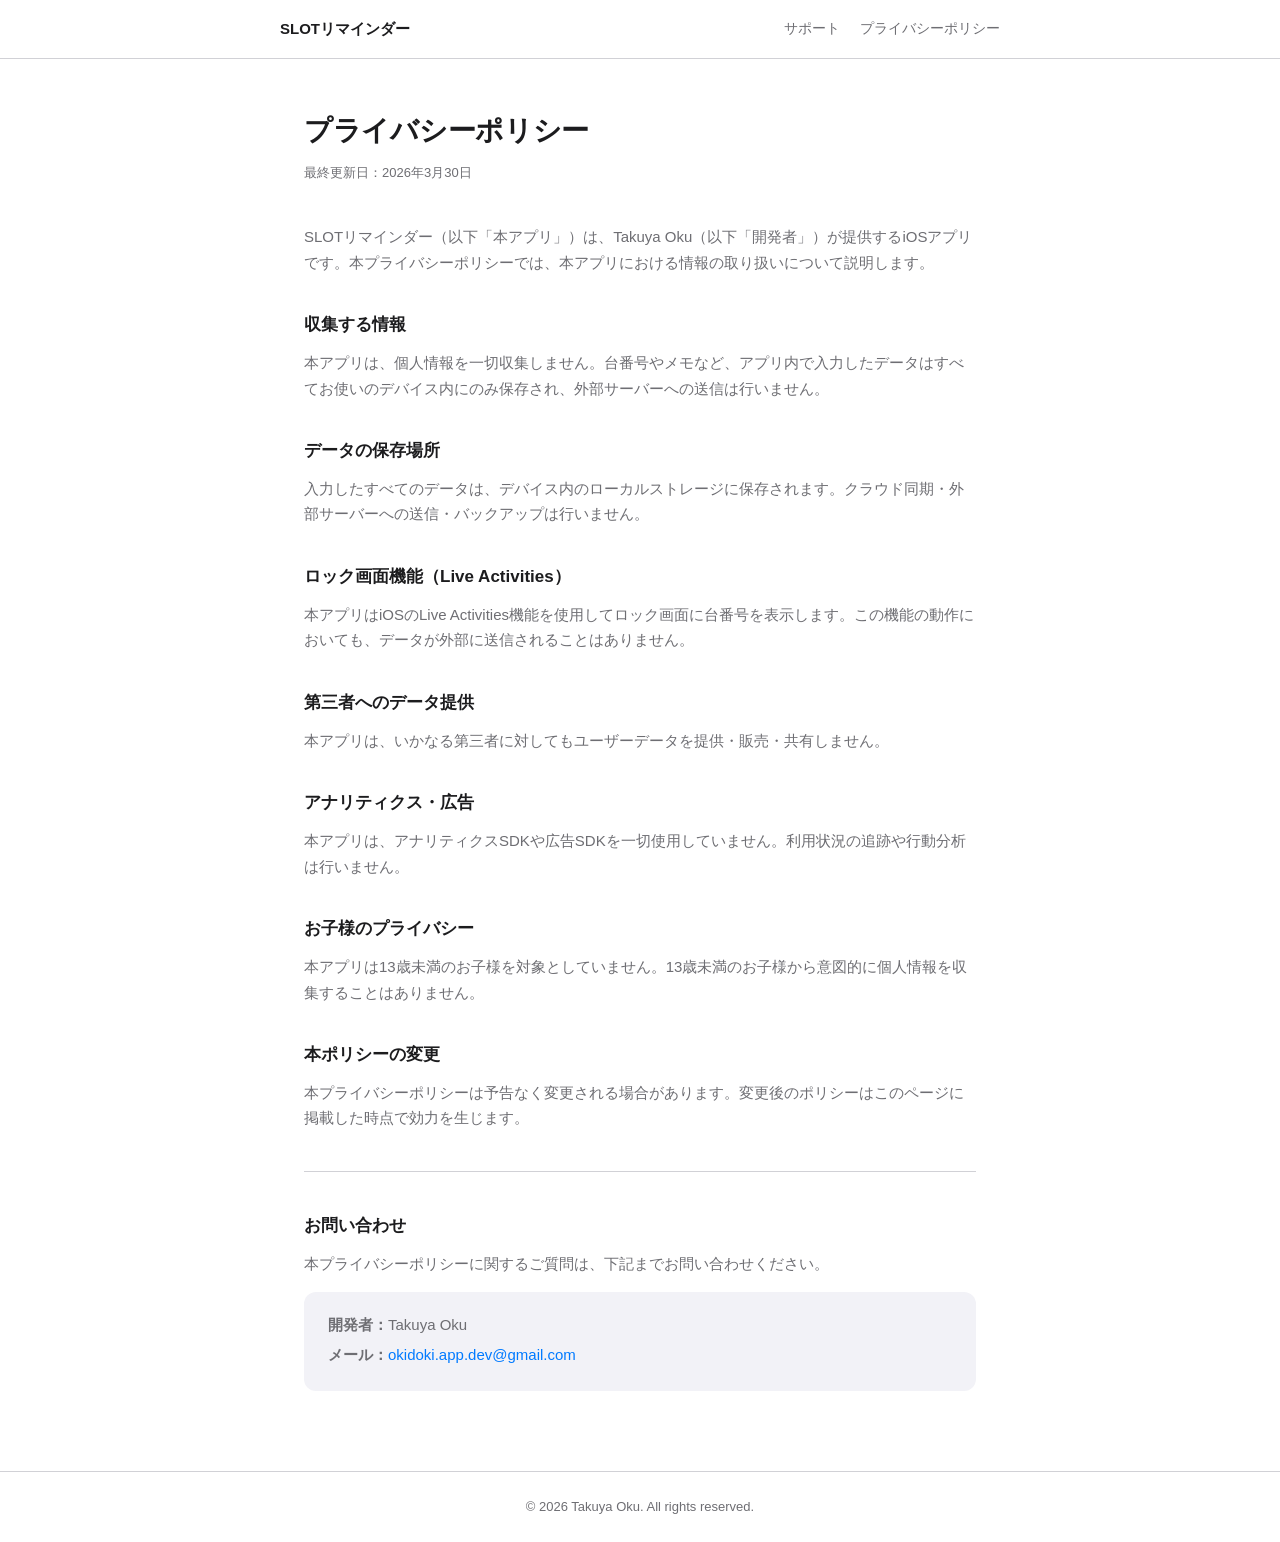
<file: privacy/index.html>
<!DOCTYPE html>
<html lang="ja">
<head>
  <meta charset="UTF-8">
  <meta name="viewport" content="width=device-width, initial-scale=1.0">
  <title>プライバシーポリシー — SLOTリマインダー</title>
  <link rel="stylesheet" href="../style.css">
</head>
<body>

  <header>
    <div class="header-inner">
      <span class="header-app-name">SLOTリマインダー</span>
      <nav class="header-nav">
        <a href="../support/">サポート</a>
        <a href="./">プライバシーポリシー</a>
      </nav>
    </div>
  </header>

  <main>
    <h1>プライバシーポリシー</h1>
    <p class="page-meta">最終更新日：2026年3月30日</p>

    <p>SLOTリマインダー（以下「本アプリ」）は、Takuya Oku（以下「開発者」）が提供するiOSアプリです。本プライバシーポリシーでは、本アプリにおける情報の取り扱いについて説明します。</p>

    <h2>収集する情報</h2>
    <p>本アプリは、個人情報を一切収集しません。台番号やメモなど、アプリ内で入力したデータはすべてお使いのデバイス内にのみ保存され、外部サーバーへの送信は行いません。</p>

    <h2>データの保存場所</h2>
    <p>入力したすべてのデータは、デバイス内のローカルストレージに保存されます。クラウド同期・外部サーバーへの送信・バックアップは行いません。</p>

    <h2>ロック画面機能（Live Activities）</h2>
    <p>本アプリはiOSのLive Activities機能を使用してロック画面に台番号を表示します。この機能の動作においても、データが外部に送信されることはありません。</p>

    <h2>第三者へのデータ提供</h2>
    <p>本アプリは、いかなる第三者に対してもユーザーデータを提供・販売・共有しません。</p>

    <h2>アナリティクス・広告</h2>
    <p>本アプリは、アナリティクスSDKや広告SDKを一切使用していません。利用状況の追跡や行動分析は行いません。</p>

    <h2>お子様のプライバシー</h2>
    <p>本アプリは13歳未満のお子様を対象としていません。13歳未満のお子様から意図的に個人情報を収集することはありません。</p>

    <h2>本ポリシーの変更</h2>
    <p>本プライバシーポリシーは予告なく変更される場合があります。変更後のポリシーはこのページに掲載した時点で効力を生じます。</p>

    <hr>

    <h2>お問い合わせ</h2>
    <p>本プライバシーポリシーに関するご質問は、下記までお問い合わせください。</p>
    <div class="contact-box">
      <p><strong>開発者：</strong>Takuya Oku</p>
      <p><strong>メール：</strong><a href="mailto:okidoki.app.dev@gmail.com">okidoki.app.dev@gmail.com</a></p>
    </div>
  </main>

  <footer>
    <p>&copy; 2026 Takuya Oku. All rights reserved.</p>
  </footer>

</body>
</html>
</file>
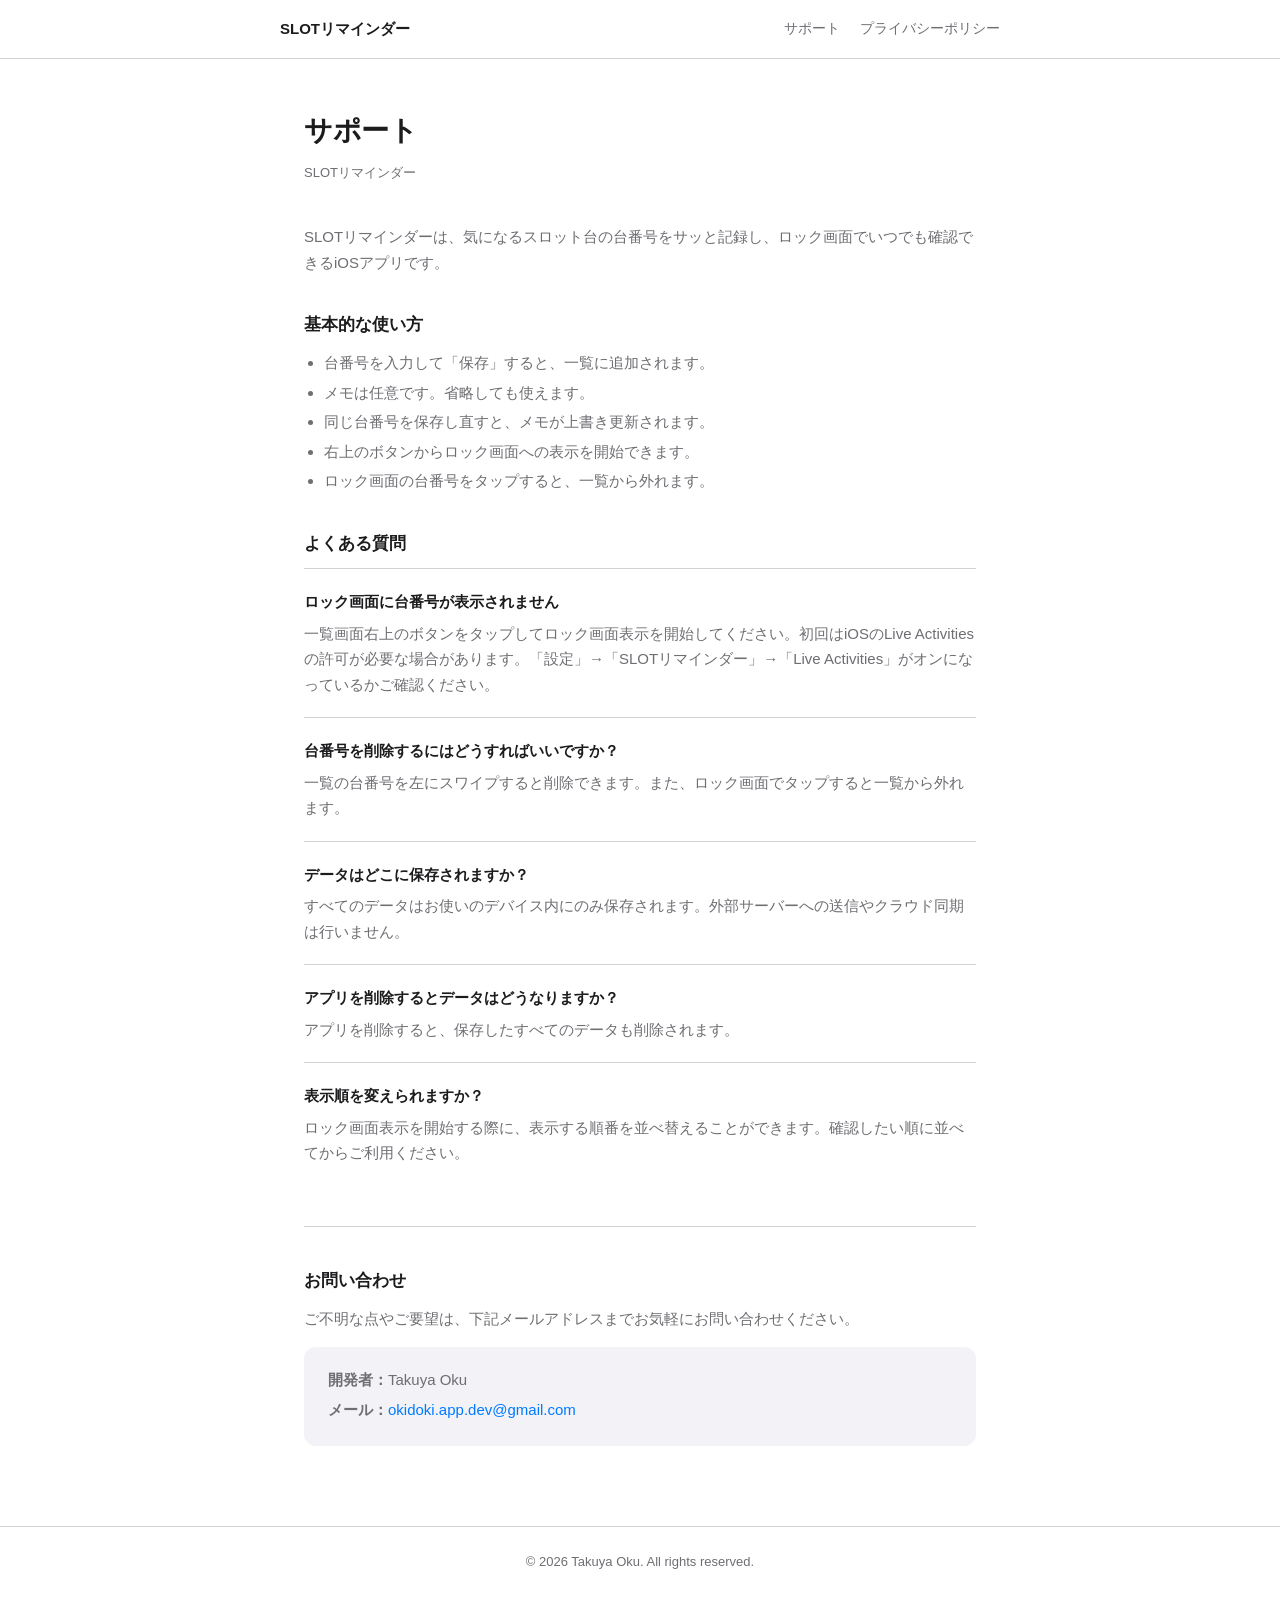
<file: support/index.html>
<!DOCTYPE html>
<html lang="ja">
<head>
  <meta charset="UTF-8">
  <meta name="viewport" content="width=device-width, initial-scale=1.0">
  <title>サポート — SLOTリマインダー</title>
  <link rel="stylesheet" href="../style.css">
</head>
<body>

  <header>
    <div class="header-inner">
      <span class="header-app-name">SLOTリマインダー</span>
      <nav class="header-nav">
        <a href="./">サポート</a>
        <a href="../privacy/">プライバシーポリシー</a>
      </nav>
    </div>
  </header>

  <main>
    <h1>サポート</h1>
    <p class="page-meta">SLOTリマインダー</p>

    <p>SLOTリマインダーは、気になるスロット台の台番号をサッと記録し、ロック画面でいつでも確認できるiOSアプリです。</p>

    <h2>基本的な使い方</h2>
    <ul>
      <li>台番号を入力して「保存」すると、一覧に追加されます。</li>
      <li>メモは任意です。省略しても使えます。</li>
      <li>同じ台番号を保存し直すと、メモが上書き更新されます。</li>
      <li>右上のボタンからロック画面への表示を開始できます。</li>
      <li>ロック画面の台番号をタップすると、一覧から外れます。</li>
    </ul>

    <h2>よくある質問</h2>

    <div class="faq-item">
      <p class="faq-q">ロック画面に台番号が表示されません</p>
      <p class="faq-a">一覧画面右上のボタンをタップしてロック画面表示を開始してください。初回はiOSのLive Activitiesの許可が必要な場合があります。「設定」→「SLOTリマインダー」→「Live Activities」がオンになっているかご確認ください。</p>
    </div>

    <div class="faq-item">
      <p class="faq-q">台番号を削除するにはどうすればいいですか？</p>
      <p class="faq-a">一覧の台番号を左にスワイプすると削除できます。また、ロック画面でタップすると一覧から外れます。</p>
    </div>

    <div class="faq-item">
      <p class="faq-q">データはどこに保存されますか？</p>
      <p class="faq-a">すべてのデータはお使いのデバイス内にのみ保存されます。外部サーバーへの送信やクラウド同期は行いません。</p>
    </div>

    <div class="faq-item">
      <p class="faq-q">アプリを削除するとデータはどうなりますか？</p>
      <p class="faq-a">アプリを削除すると、保存したすべてのデータも削除されます。</p>
    </div>

    <div class="faq-item">
      <p class="faq-q">表示順を変えられますか？</p>
      <p class="faq-a">ロック画面表示を開始する際に、表示する順番を並べ替えることができます。確認したい順に並べてからご利用ください。</p>
    </div>

    <hr>

    <h2>お問い合わせ</h2>
    <p>ご不明な点やご要望は、下記メールアドレスまでお気軽にお問い合わせください。</p>
    <div class="contact-box">
      <p><strong>開発者：</strong>Takuya Oku</p>
      <p><strong>メール：</strong><a href="mailto:okidoki.app.dev@gmail.com">okidoki.app.dev@gmail.com</a></p>
    </div>
  </main>

  <footer>
    <p>&copy; 2026 Takuya Oku. All rights reserved.</p>
  </footer>

</body>
</html>
</file>
<file: style.css>
*, *::before, *::after {
  box-sizing: border-box;
  margin: 0;
  padding: 0;
}

:root {
  --accent: #007AFF;
  --text-primary: #1c1c1e;
  --text-secondary: #6e6e73;
  --border: #d1d1d6;
  --bg: #ffffff;
  --bg-secondary: #f2f2f7;
}

html {
  font-size: 16px;
}

body {
  font-family: -apple-system, BlinkMacSystemFont, "Hiragino Sans", "Yu Gothic UI", sans-serif;
  color: var(--text-primary);
  background: var(--bg);
  line-height: 1.7;
  -webkit-font-smoothing: antialiased;
}

a {
  color: var(--accent);
  text-decoration: none;
}

a:hover {
  text-decoration: underline;
}

/* Header */
header {
  border-bottom: 1px solid var(--border);
  padding: 16px 24px;
}

.header-inner {
  max-width: 720px;
  margin: 0 auto;
  display: flex;
  align-items: center;
  gap: 12px;
}

.header-app-name {
  font-size: 15px;
  font-weight: 600;
  color: var(--text-primary);
}

.header-nav {
  margin-left: auto;
  display: flex;
  gap: 20px;
}

.header-nav a {
  font-size: 14px;
  color: var(--text-secondary);
}

.header-nav a:hover {
  color: var(--accent);
  text-decoration: none;
}

/* Main */
main {
  max-width: 720px;
  margin: 0 auto;
  padding: 48px 24px 80px;
}

/* Page title */
h1 {
  font-size: 28px;
  font-weight: 700;
  margin-bottom: 8px;
  letter-spacing: -0.3px;
}

.page-meta {
  font-size: 13px;
  color: var(--text-secondary);
  margin-bottom: 40px;
}

/* Sections */
h2 {
  font-size: 17px;
  font-weight: 600;
  margin-top: 36px;
  margin-bottom: 10px;
}

p {
  font-size: 15px;
  color: var(--text-secondary);
  margin-bottom: 12px;
}

ul, ol {
  padding-left: 20px;
  margin-bottom: 12px;
}

li {
  font-size: 15px;
  color: var(--text-secondary);
  margin-bottom: 4px;
}

/* Divider */
hr {
  border: none;
  border-top: 1px solid var(--border);
  margin: 40px 0;
}

/* Contact box */
.contact-box {
  background: var(--bg-secondary);
  border-radius: 12px;
  padding: 20px 24px;
  margin-top: 16px;
}

.contact-box p {
  margin-bottom: 4px;
}

/* Footer */
footer {
  border-top: 1px solid var(--border);
  padding: 24px;
  text-align: center;
}

footer p {
  font-size: 13px;
  color: var(--text-secondary);
  margin: 0;
}

/* Support FAQ */
.faq-item {
  border-top: 1px solid var(--border);
  padding: 20px 0;
}

.faq-item:last-child {
  border-bottom: 1px solid var(--border);
}

.faq-q {
  font-size: 15px;
  font-weight: 600;
  color: var(--text-primary);
  margin-bottom: 6px;
}

.faq-a {
  font-size: 15px;
  color: var(--text-secondary);
  margin: 0;
}

/* Responsive */
@media (max-width: 600px) {
  h1 {
    font-size: 22px;
  }

  main {
    padding: 32px 20px 60px;
  }
}
</file>
